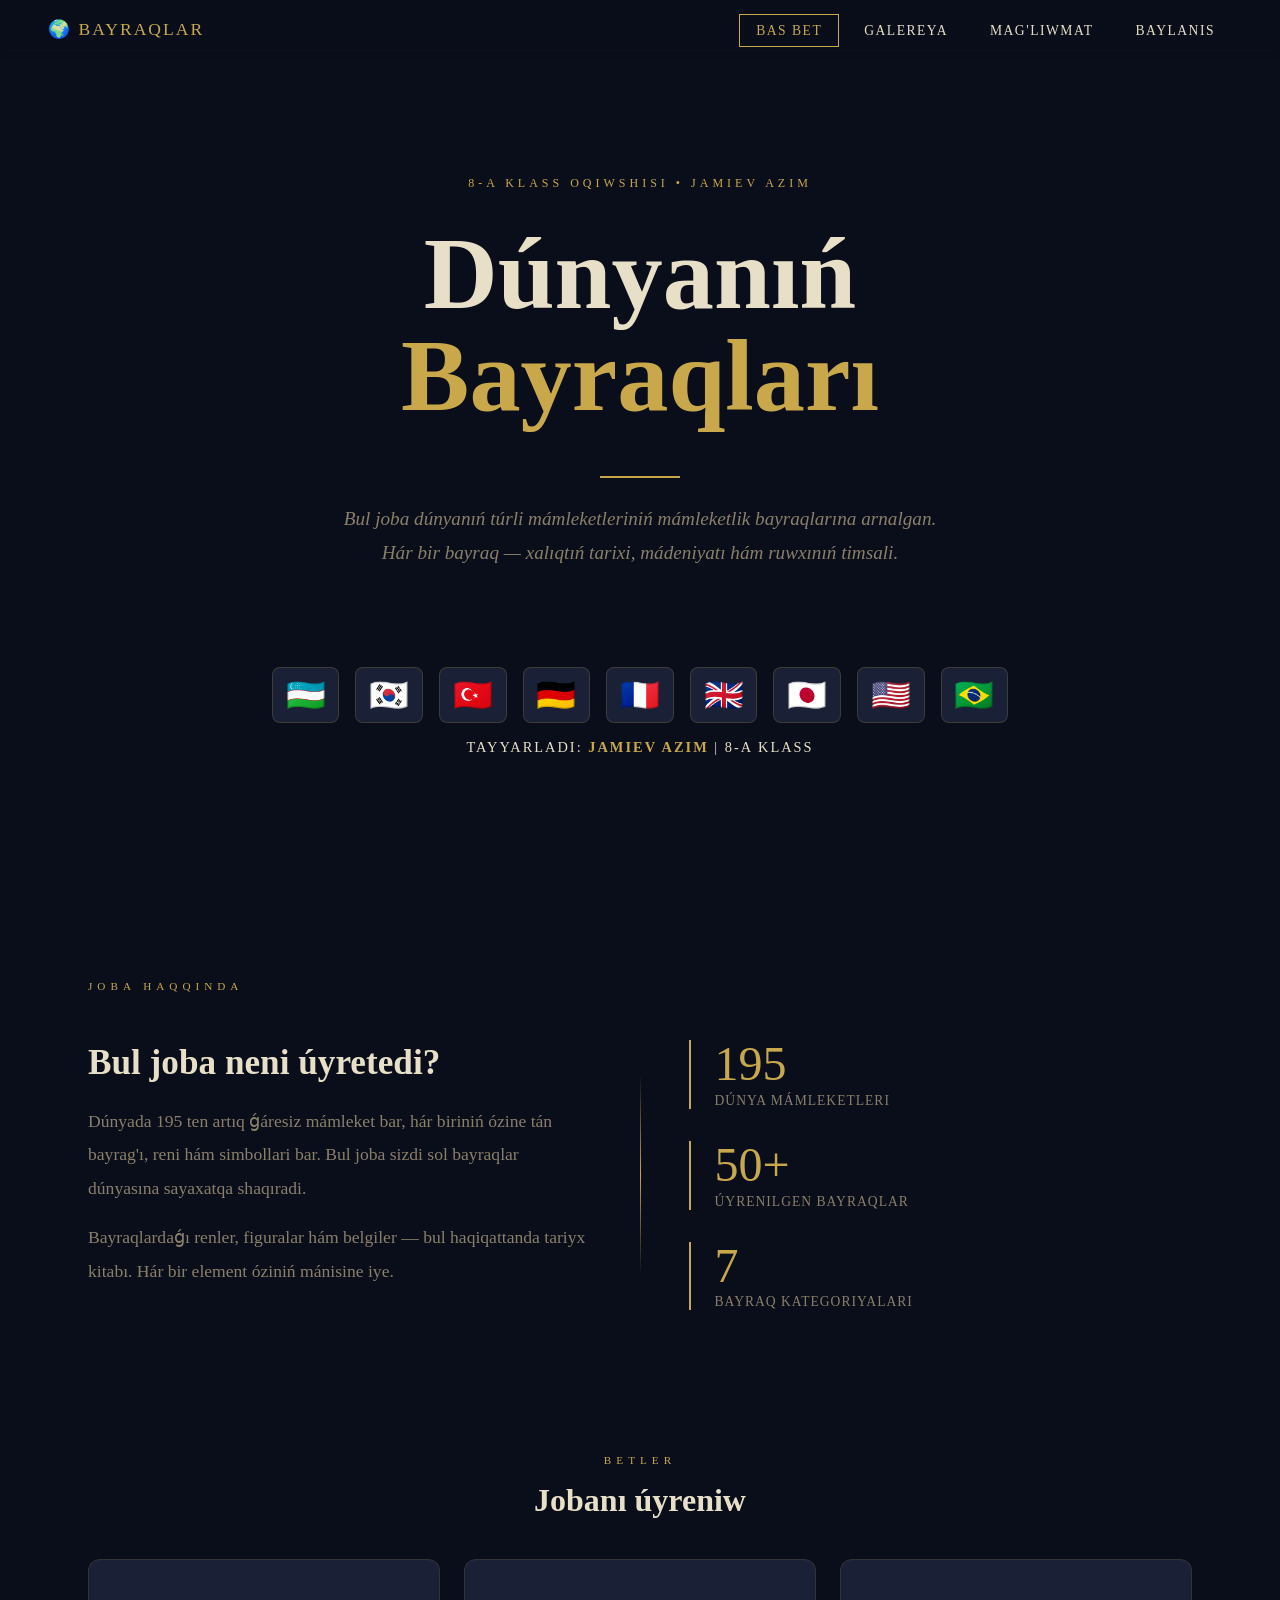
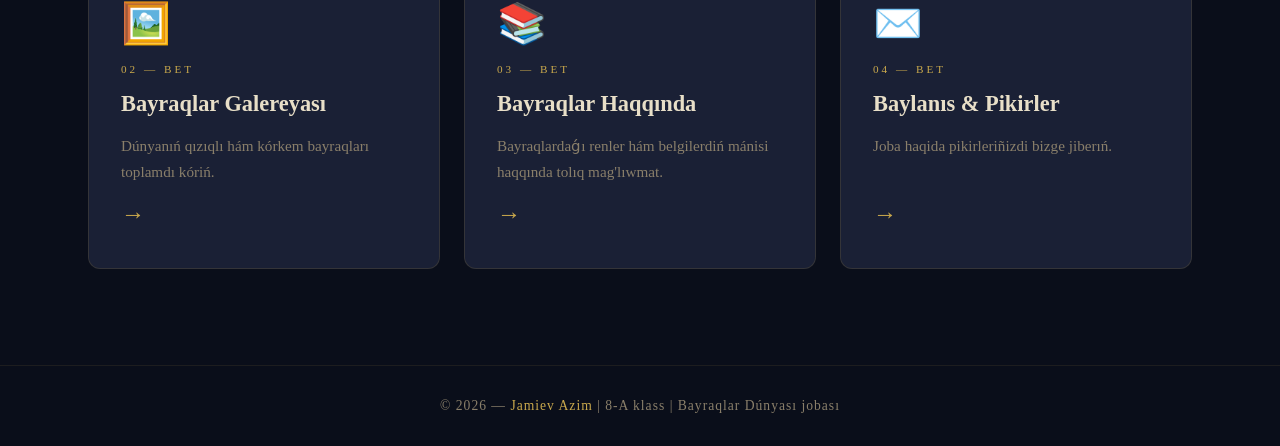
<file: index.html>
<!DOCTYPE html>
<html>
<head>
  <meta charset="UTF-8">
  <meta name="viewport" content="width=device-width, initial-scale=1.0">
  <title>Bayraqlar Dúnyası — Jamiev Azim</title>
  <link rel="stylesheet" href="index.css">
</head>
<body>

<nav>
  <div class="nav-logo">🌍 Bayraqlar</div>
  <ul>
    <li><a href="index.html" class="active">Bas bet</a></li>
    <li><a href="gallery.html">Galereya</a></li>
    <li><a href="info.html">Mag'lıwmat</a></li>
    <li><a href="contact.html">Baylanıs</a></li>
  </ul>
</nav>

<section class="hero">
  <p class="hero-tag">8-A klass oqıwshısı • Jamiev Azim</p>
  <h1>Dúnyanıń <span>Bayraqları</span></h1>
  <div class="gold-line"></div>
  <p class="hero-desc">
    Bul joba dúnyanıń túrli mámleketleriniń mámleketlik bayraqlarına arnalgan. 
    Hár bir bayraq — xalıqtıń tarixi, mádeniyatı hám ruwxınıń timsali.
  </p>

  <div class="flags-row">
    <span class="flag-chip">🇺🇿</span>
    <span class="flag-chip">🇰🇷</span>
    <span class="flag-chip">🇹🇷</span>
    <span class="flag-chip">🇩🇪</span>
    <span class="flag-chip">🇫🇷</span>
    <span class="flag-chip">🇬🇧</span>
    <span class="flag-chip">🇯🇵</span>
    <span class="flag-chip">🇺🇸</span>
    <span class="flag-chip">🇧🇷</span>
  </div>

  <p class="hero-author">Tayyarladı: <strong>Jamiev Azim</strong> | 8-A klass</p>
</section>

<section class="about">
  <p class="section-label">Joba haqqında</p>
  <div class="about-grid">
    <div class="about-text">
      <h2>Bul joba neni úyretedi?</h2>
      <p>
        Dúnyada 195 ten artıq ǵáresiz mámleket bar, hár biriniń ózine tán bayrag'ı, 
        reni hám simbollari bаr. Bul joba sizdi sol bayraqlar dúnyasına sayaxatqa shaqıradi.
      </p>
      <p>
        Bayraqlardaǵı renler, figuralar hám belgiler — bul haqiqattanda tariyx kitabı.
        Hár bir element óziniń mánisine iye.
      </p>
    </div>
    <div class="divider-vert"></div>
    <div class="stats">
      <div class="stat-item">
        <div class="stat-num">195</div>
        <div class="stat-label">Dúnya mámleketleri</div>
      </div>
      <div class="stat-item">
        <div class="stat-num">50+</div>
        <div class="stat-label">Úyrenilgen bayraqlar</div>
      </div>
      <div class="stat-item">
        <div class="stat-num">7</div>
        <div class="stat-label">Bayraq kategoriyaları</div>
      </div>
    </div>
  </div>
</section>

<section class="nav-cards">
  <p class="section-label" style="text-align:center">Betler</p>
  <h2>Jobanı úyreniw</h2>
  <div class="cards-grid">
    <a href="gallery.html" class="card">
      <div class="card-icon">🖼️</div>
      <div class="card-num">02 — Bet</div>
      <h3>Bayraqlar Galereyası</h3>
      <p>Dúnyanıń qızıqlı hám kórkem bayraqları toplamdı kóriń.</p>
      <div class="card-arrow">→</div>
    </a>
    <a href="info.html" class="card">
      <div class="card-icon">📚</div>
      <div class="card-num">03 — Bet</div>
      <h3>Bayraqlar Haqqında</h3>
      <p>Bayraqlardaǵı renler hám belgilerdiń mánisi haqqında tolıq mag'lıwmat.</p>
      <div class="card-arrow">→</div>
    </a>
    <a href="contact.html" class="card">
      <div class="card-icon">✉️</div>
      <div class="card-num">04 — Bet</div>
      <h3>Baylanıs & Pikirler</h3>
      <p>Joba haqida pikirleriñizdi bizge jiberıń.</p>
      <div class="card-arrow">→</div>
    </a>
  </div>
</section>

<footer>
  <p>© 2026 — <span>Jamiev Azim</span> | 8-A klass | Bayraqlar Dúnyası jobası</p>
</footer>

</body>
</html>
</file>
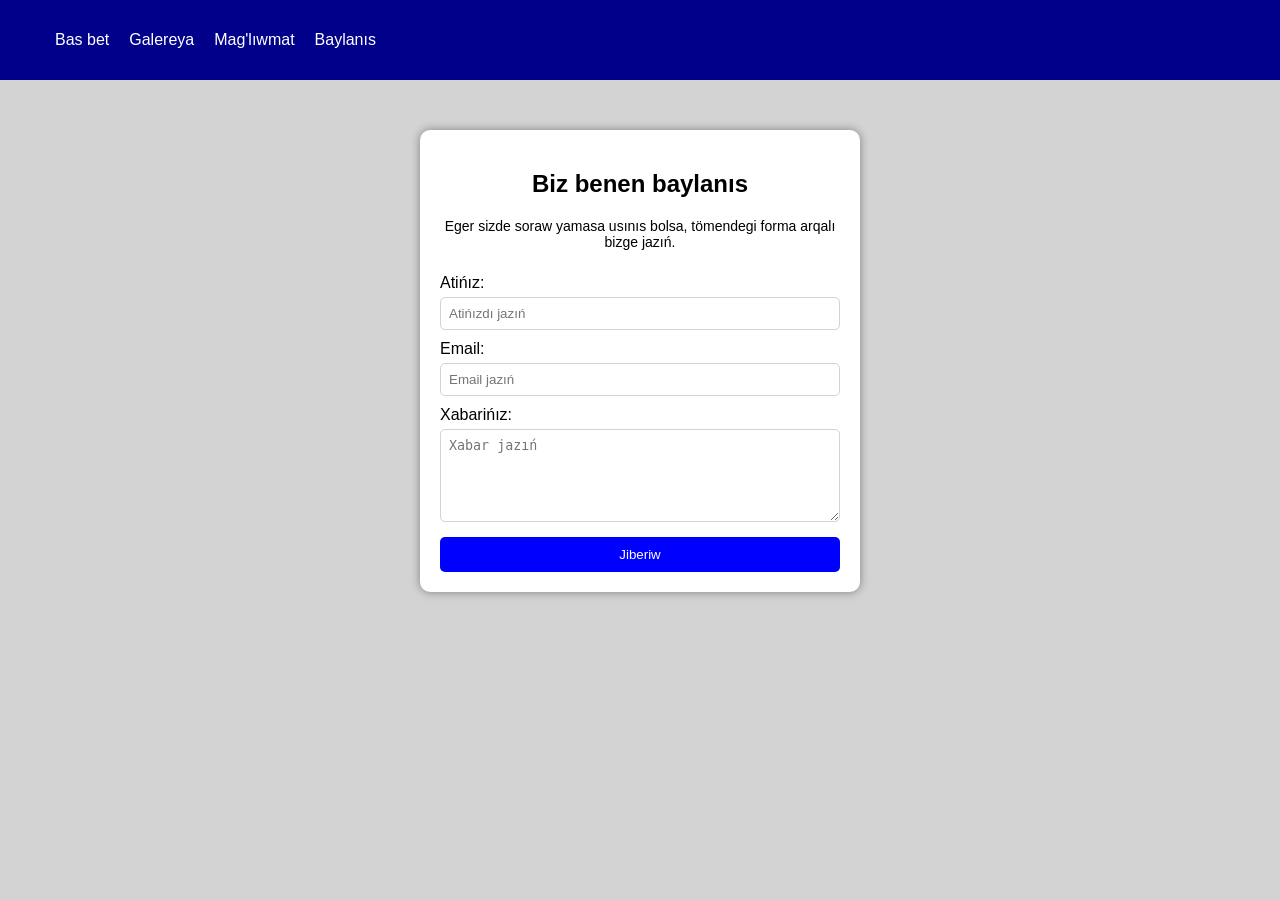
<file: contact.html>
<!DOCTYPE html>
<html>
<head>
    <meta charset="UTF-8">
    <title>Baylanıs</title>
    <link rel="stylesheet" href="style.css">
</head>
<body>
<nav>
<ul>
<li><a href="index.html">Bas bet</a></li>
<li><a href="gallery.html">Galereya</a></li>
<li><a href="info.html">Mag'lıwmat</a></li>
<li><a href="contact.html">Baylanıs</a></li>
</ul>
</nav>
<section class="contact">
    <h2>Biz benen baylanıs</h2>
    <p>Eger sizde soraw yamasa usınıs bolsa, tömendegi forma arqalı bizge jazıń.</p>

    <form>
        <label for="name">Atińız:</label>
        <input type="text" id="name" placeholder="Atińızdı jazıń">

        <label for="email">Email:</label>
        <input type="email" id="email" placeholder="Email jazıń">

        <label for="message">Xabarińız:</label>
        <textarea id="message" rows="5" placeholder="Xabar jazıń"></textarea>

        <button type="submit">Jiberiw</button>
    </form>
</section>

</body>
</html>
</file>
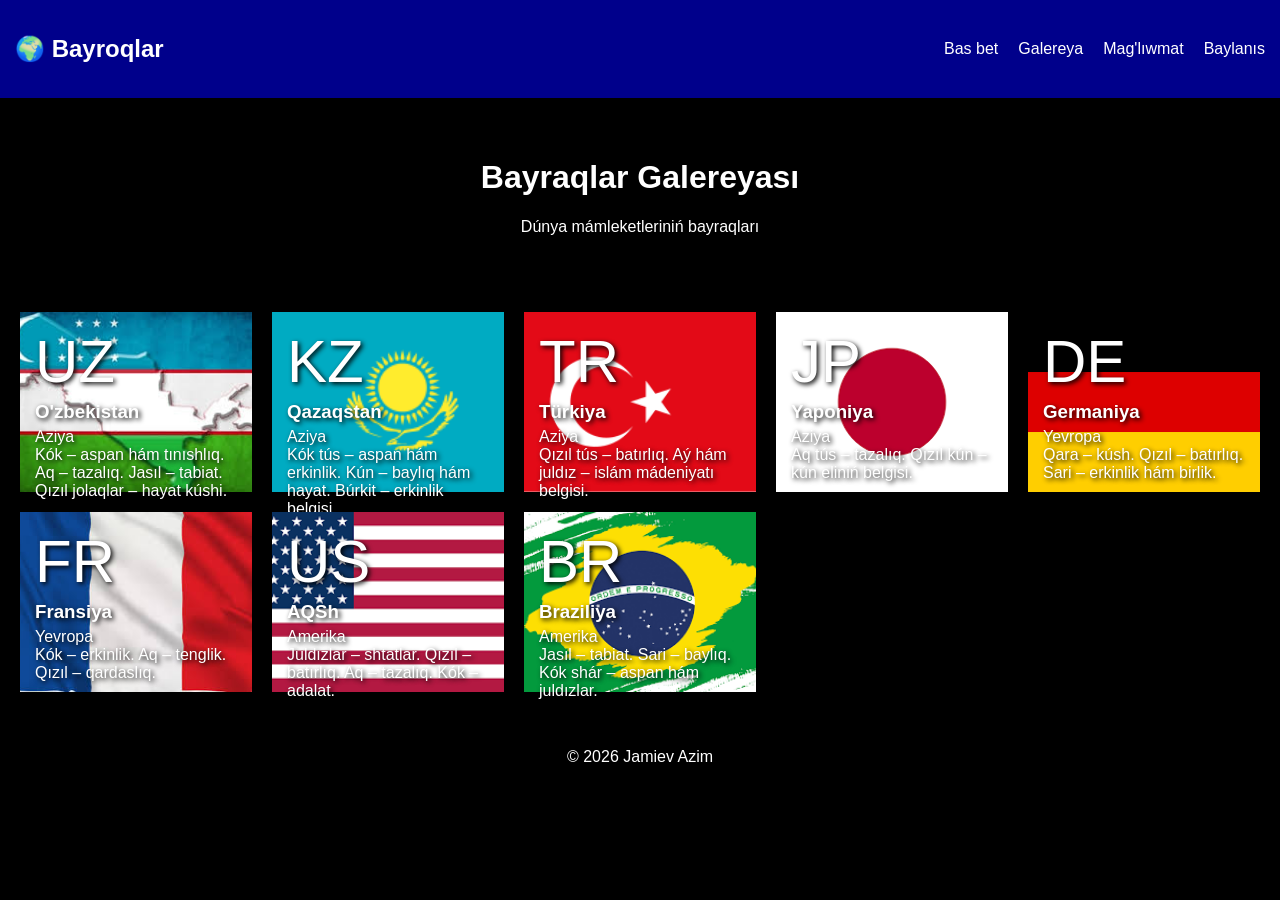
<file: gallery.html>
<!DOCTYPE html>
<html>
<head>
<meta charset="UTF-8">
<meta name="viewport" content="width=device-width, initial-scale=1.0">
<title>Bayraqlar Galereyası</title>
<link rel="stylesheet" href="gallery.css">
</head>

<body>

<nav>
<h2>🌍 Bayroqlar</h2>
<ul>
<li><a href="index.html">Bas bet</a></li>
<li><a href="gallery.html">Galereya</a></li>
<li><a href="info.html">Mag'lıwmat</a></li>
<li><a href="contact.html">Baylanıs</a></li>
</ul>
</nav>

<header>
<h1>Bayraqlar Galereyası</h1>
<p>Dúnya mámleketleriniń bayraqları</p>
</header>

<section class="gallery">

<div class="card uz">
<div class="flag">UZ</div>
<h3>O'zbekistan</h3>
<p>Aziya</p>
<p>Kók – aspan hám tınıshlıq. Aq – tazalıq. Jasıl – tabiat. Qızıl jolaqlar – hayat kúshi.</p>
</div>

<div class="card kz">
<div class="flag">KZ</div>
<h3>Qazaqstan</h3>
<p>Aziya</p>
<p>Kók tús – aspan hám erkinlik. Kún – baylıq hám hayat. Búrkit – erkinlik belgisi.</p>
</div>

<div class="card tr">
<div class="flag">TR</div>
<h3>Türkiya</h3>
<p>Aziya</p>
<p>Qızıl tús – batırlıq. Aý hám juldız – islám mádeniyatı belgisi.</p>
</div>

<div class="card jp">
<div class="flag">JP</div>
<h3>Yaponiya</h3>
<p>Aziya</p>
<p>Aq tús – tazalıq. Qızıl kún – kún eliniń belgisi.</p>
</div>

<div class="card de">
<div class="flag">DE</div>
<h3>Germaniya</h3>
<p>Yevropa</p>
<p>Qara – kúsh. Qızıl – batırlıq. Sari – erkinlik hám birlik.</p>
</div>

<div class="card fr">
<div class="flag">FR</div>
<h3>Fransiya</h3>
<p>Yevropa</p>
<p>Kók – erkinlik. Aq – tenglik. Qızıl – qardaslıq.</p>
</div>

<div class="card us">
<div class="flag">US</div>
<h3>AQSh</h3>
<p>Amerika</p>
<p>Juldızlar – shtatlar. Qızıl – batırlıq. Aq – tazalıq. Kók – adalat.</p>
</div>

<div class="card br">
<div class="flag">BR</div>
<h3>Braziliya</h3>
<p>Amerika</p>
<p>Jasıl – tabiat. Sari – baylıq. Kók shár – aspan hám juldızlar.</p>
</div>

</section>

<footer>
<p>© 2026 Jamiev Azim</p>
</footer>

</body>
</html>
</file>
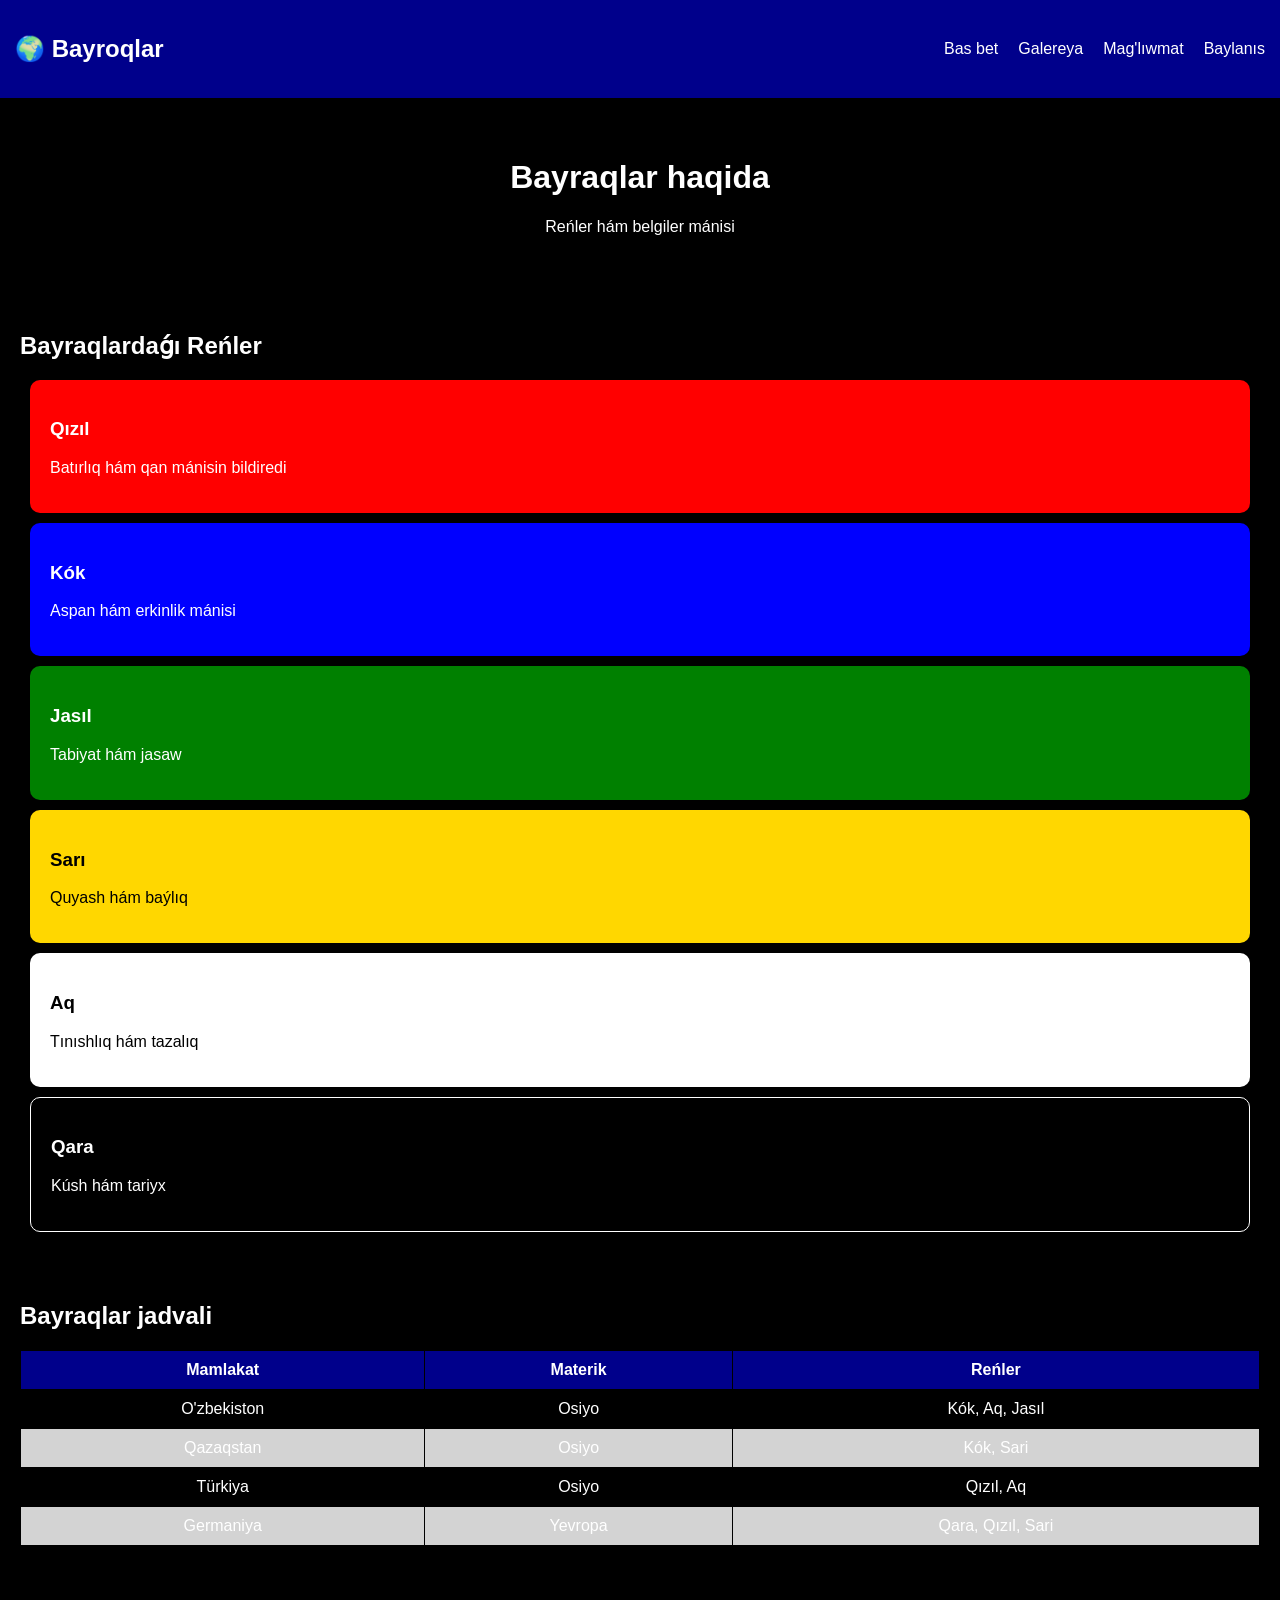
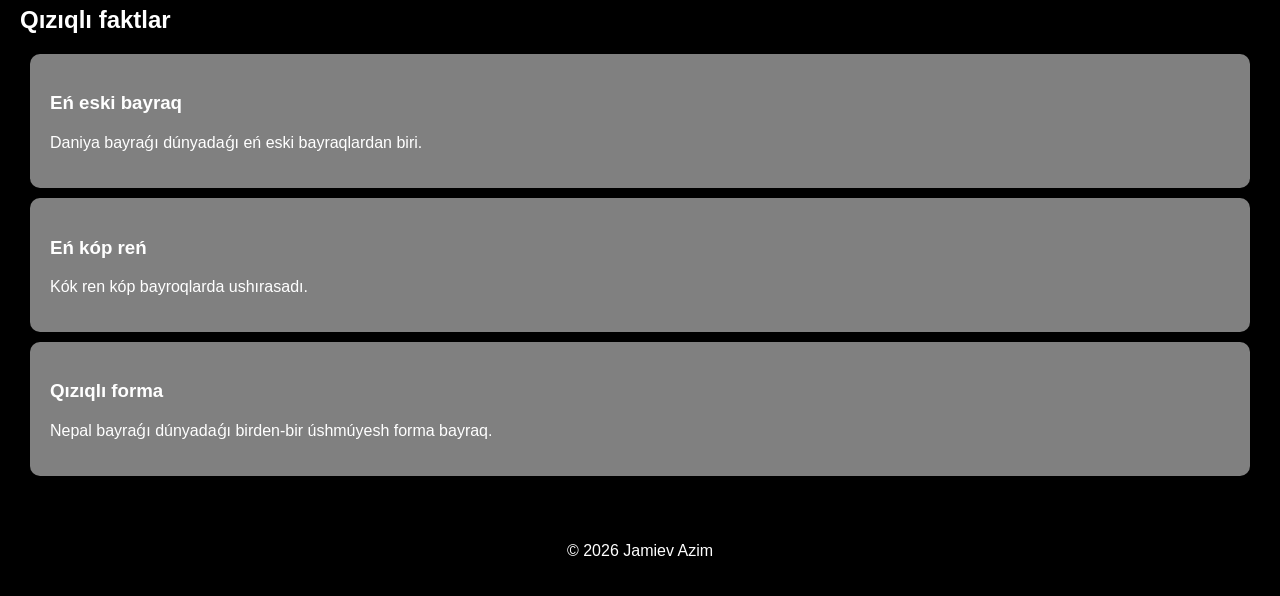
<file: info.html>
<!DOCTYPE html>
<html>
<head>
<meta charset="UTF-8">
<meta name="viewport" content="width=device-width, initial-scale=1.0">
<title>Mag'lıwmat — Bayraqlar</title>
<link rel="stylesheet" href="info.css">
</head>

<body>

<nav>
<h2>🌍 Bayroqlar</h2>
<ul>
<li><a href="index.html">Bas bet</a></li>
<li><a href="gallery.html">Galereya</a></li>
<li><a href="info.html">Mag'lıwmat</a></li>
<li><a href="contact.html">Baylanıs</a></li>
</ul>
</nav>

<header>
<h1>Bayraqlar haqida</h1>
<p>Reńler hám belgiler mánisi</p>
</header>

<section class="colors">

<h2>Bayraqlardaǵı Reńler</h2>

<div class="color-card red">
<h3>Qızıl</h3>
<p>Batırlıq hám qan mánisin bildiredi</p>
</div>

<div class="color-card blue">
<h3>Kók</h3>
<p>Aspan hám erkinlik mánisi</p>
</div>

<div class="color-card green">
<h3>Jasıl</h3>
<p>Tabiyat hám jasaw</p>
</div>

<div class="color-card yellow">
<h3>Sarı</h3>
<p>Quyash hám baýlıq</p>
</div>

<div class="color-card white">
<h3>Aq</h3>
<p>Tınıshlıq hám tazalıq</p>
</div>

<div class="color-card black">
<h3>Qara</h3>
<p>Kúsh hám tariyx</p>
</div>

</section>

<section class="table-section">

<h2>Bayraqlar jadvali</h2>

<table>
  <thead>
    <tr>
      <th>Mamlakat</th>
      <th>Materik</th>
      <th>Reńler</th>
    </tr>
  </thead>

  <tbody>
    <tr>
      <td>O'zbekiston</td>
      <td>Osiyo</td>
      <td>Kók, Aq, Jasıl</td>
    </tr>
    <tr>
      <td>Qazaqstan</td>
      <td>Osiyo</td>
      <td>Kók, Sari</td>
    </tr>
    <tr>
      <td>Türkiya</td>
      <td>Osiyo</td>
      <td>Qızıl, Aq</td>
    </tr>
    <tr>
      <td>Germaniya</td>
      <td>Yevropa</td>
      <td>Qara, Qızıl, Sari</td>
    </tr>
  </tbody>
</table>

</section>

<section class="facts">

<h2>Qızıqlı faktlar</h2>

<div class="fact">
<h3>Eń eski bayraq</h3>
<p>Daniya bayraǵı dúnyadaǵı eń eski bayraqlardan biri.</p>
</div>

<div class="fact">
<h3>Eń kóp reń</h3>
<p>Kók ren kóp bayroqlarda ushırasadı.</p>
</div>

<div class="fact">
<h3>Qızıqlı forma</h3>
<p>Nepal bayraǵı dúnyadaǵı birden-bir úshmúyesh forma bayraq.</p>
</div>

</section>

<footer>
<p>© 2026 Jamiev Azim</p>
</footer>

</body>
</html>
</file>
<file: index.css>
* {
  margin: 0;
  padding: 0;
  box-sizing: border-box;
}

body {
  background: #0a0e1a;
  color: #e8dfc8;
  font-family: 'Crimson Pro', Georgia, serif;
  min-height: 100vh;
  overflow-x: hidden;
}

nav {
  position: fixed;
  top: 0; left: 0; right: 0;
  z-index: 100;
  display: flex;
  justify-content: space-between;
  align-items: center;
  padding: 1.2rem 3rem;
  background: linear-gradient(180deg, rgba(10,14,26,0.98) 0%, rgba(10,14,26,0) 100%);
  backdrop-filter: blur(4px);
}

.nav-logo {
  font-family: 'Playfair Display', serif;
  font-size: 1.1rem;
  color: #c9a84c;
  letter-spacing: 2px;
  text-transform: uppercase;
}

nav ul {
  list-style: none;
  display: flex;
  gap: 0.5rem;
}

nav ul li a {
  text-decoration: none;
  color: #e8dfc8;
  font-size: 0.85rem;
  letter-spacing: 1.5px;
  text-transform: uppercase;
  padding: 0.5rem 1rem;
  border: 1px solid transparent;
  transition: all 0.3s ease;
}

nav ul li a:hover,
nav ul li a.active {
  color: #c9a84c;
  border-color: #c9a84c;
}

.hero {
  min-height: 100vh;
  display: flex;
  flex-direction: column;
  justify-content: center;
  align-items: center;
  text-align: center;
  padding: 6rem 2rem 4rem;
  position: relative;
  z-index: 1;
}

.hero-tag {
  font-size: 0.75rem;
  letter-spacing: 4px;
  text-transform: uppercase;
  color: #c9a84c;
  margin-bottom: 2rem;
  opacity: 0;
  animation: fadeUp 0.8s 0.2s forwards;
}

.hero h1 {
  font-family: 'Playfair Display', serif;
  font-size: clamp(3rem, 8vw, 7rem);
  font-weight: 900;
  line-height: 1;
  margin-bottom: 1.5rem;
  opacity: 0;
  animation: fadeUp 0.8s 0.4s forwards;
}

.hero h1 span {
  color: #c9a84c;
  display: block;
}

.hero-desc {
  max-width: 620px;
  font-size: 1.2rem;
  line-height: 1.8;
  color: #8a7f6a;
  font-style: italic;
  margin-bottom: 3rem;
  opacity: 0;
  animation: fadeUp 0.8s 0.6s forwards;
}

.hero-author {
  font-size: 0.9rem;
  letter-spacing: 2px;
  text-transform: uppercase;
  color: #e8dfc8;
  opacity: 0;
  animation: fadeUp 0.8s 0.8s forwards;
}

.hero-author strong {
  color: #c9a84c;
}

.flags-row {
  display: flex;
  gap: 1rem;
  margin: 3rem 0 1rem;
  flex-wrap: wrap;
  justify-content: center;
  opacity: 0;
  animation: fadeUp 0.8s 1s forwards;
}

.flag-chip {
  font-size: 2rem;
  background: #1a2035;
  border: 1px solid rgba(201,168,76,0.2);
  border-radius: 8px;
  padding: 0.5rem 0.8rem;
  transition: transform 0.3s ease, border-color 0.3s ease;
}

.flag-chip:hover {
  transform: translateY(-4px) scale(1.1);
  border-color: #c9a84c;
}

.about {
  position: relative;
  z-index: 1;
  padding: 5rem 3rem;
  max-width: 1200px;
  margin: 0 auto;
}

.section-label {
  font-size: 0.7rem;
  letter-spacing: 5px;
  text-transform: uppercase;
  color: #c9a84c;
  margin-bottom: 1rem;
}

.about-grid {
  display: grid;
  grid-template-columns: 1fr 1px 1fr;
  gap: 3rem;
  align-items: start;
  margin-top: 3rem;
}

.divider-vert {
  background: linear-gradient(180deg, transparent, #c9a84c, transparent);
  height: 200px;
  align-self: center;
}

.about-text h2 {
  font-family: 'Playfair Display', serif;
  font-size: 2.2rem;
  margin-bottom: 1.2rem;
  line-height: 1.3;
}

.about-text p {
  font-size: 1.1rem;
  line-height: 1.9;
  color: #8a7f6a;
  margin-bottom: 1rem;
}

.stats {
  display: flex;
  flex-direction: column;
  gap: 2rem;
}

.stat-item {
  border-left: 2px solid #c9a84c;
  padding-left: 1.5rem;
}

.stat-num {
  font-family: 'Playfair Display', serif;
  font-size: 3rem;
  color: #c9a84c;
  line-height: 1;
}

.stat-label {
  font-size: 0.85rem;
  letter-spacing: 1px;
  text-transform: uppercase;
  color: #8a7f6a;
  margin-top: 0.3rem;
}

.nav-cards {
  position: relative;
  z-index: 1;
  padding: 4rem 3rem 6rem;
  max-width: 1200px;
  margin: 0 auto;
}

.nav-cards h2 {
  font-family: 'Playfair Display', serif;
  font-size: 2rem;
  margin-bottom: 2.5rem;
  text-align: center;
}

.cards-grid {
  display: grid;
  grid-template-columns: repeat(3, 1fr);
  gap: 1.5rem;
}

.card {
  background: #1a2035;
  border: 1px solid rgba(201,168,76,0.15);
  border-radius: 12px;
  padding: 2.5rem 2rem;
  text-decoration: none;
  color: #e8dfc8;
  display: flex;
  flex-direction: column;
  gap: 1rem;
  transition: all 0.3s ease;
  position: relative;
  overflow: hidden;
}

.card::before {
  content: '';
  position: absolute;
  bottom: 0; left: 0; right: 0;
  height: 3px;
  background: #c9a84c;
  transform: scaleX(0);
  transition: transform 0.3s ease;
}

.card:hover {
  transform: translateY(-6px);
  border-color: rgba(201,168,76,0.4);
  box-shadow: 0 20px 40px rgba(0,0,0,0.4);
}

.card:hover::before {
  transform: scaleX(1);
}

.card-icon {
  font-size: 2.5rem;
}

.card-num {
  font-size: 0.7rem;
  letter-spacing: 3px;
  color: #c9a84c;
  text-transform: uppercase;
}

.card h3 {
  font-family: 'Playfair Display', serif;
  font-size: 1.4rem;
}

.card p {
  font-size: 0.95rem;
  color: #8a7f6a;
  line-height: 1.7;
}

.card-arrow {
  margin-top: auto;
  font-size: 1.5rem;
  color: #c9a84c;
  transition: transform 0.3s;
}

.card:hover .card-arrow {
  transform: translateX(6px);
}

footer {
  position: relative;
  z-index: 1;
  text-align: center;
  padding: 2rem;
  border-top: 1px solid rgba(201,168,76,0.1);
  color: #8a7f6a;
  font-size: 0.85rem;
  letter-spacing: 1px;
}

footer span {
  color: #c9a84c;
}

@keyframes fadeUp {
  from { opacity: 0; transform: translateY(30px); }
  to { opacity: 1; transform: translateY(0); }
}

.gold-line {
  width: 80px;
  height: 2px;
  background: #c9a84c;
  margin: 1.5rem auto;
}

@media (max-width: 768px) {
  nav { padding: 1rem 1.5rem; }
  nav ul { gap: 0; }
  nav ul li a { padding: 0.4rem 0.6rem; font-size: 0.75rem; }
  .about-grid { grid-template-columns: 1fr; }
  .divider-vert { display: none; }
  .cards-grid { grid-template-columns: 1fr; }
  .hero h1 { font-size: 3rem; }
  .about, .nav-cards { padding: 3rem 1.5rem; }
}
</file>
<file: style.css>
body{
    font-family: Arial, sans-serif;
    background: lightgray;
    margin:0;
    padding:0;
}

.contact{
    width:400px;
    margin:50px auto;
    background: white;
    padding:20px;
    border-radius:10px;
    box-shadow:0 0 10px gray;
}

.contact h2{
    text-align:center;
}

.contact p{
    text-align:center;
    font-size:14px;
}

form{
    display:flex;
    flex-direction:column;
}

label{
    margin-top:10px;
}

input, textarea{
    padding:8px;
    margin-top:5px;
    border:1px solid lightgray;
    border-radius:5px;
}

button{
    margin-top:15px;
    padding:10px;
    background: blue;
    color: white;
    border:none;
    border-radius:5px;
    cursor:pointer;
}

button:hover{
    background: darkblue;
}

nav{
display:flex;
justify-content:space-between;
align-items:center;
background: darkblue;
padding:15px;
}
nav ul{
display:flex;
gap:20px;
list-style:none;
}
nav a{
color:white;
text-decoration:none;
}
</file>
<file: gallery.css>
body{
font-family: Arial;
background: black;
color: white;
margin:0;
}

nav{
display:flex;
justify-content:space-between;
align-items:center;
background: darkblue;
padding:15px;
}

nav ul{
display:flex;
list-style:none;
gap:20px;
}

nav a{
color:white;
text-decoration:none;
}

header{
text-align:center;
padding:40px;
}

.gallery{
display:grid;
grid-template-columns:repeat(auto-fit,minmax(200px,1fr));
gap:20px;
padding:20px;
}

.card{
background-size:cover;
background-position:center;
background-repeat:no-repeat;
padding:15px;
height:150px;
color:white;
text-shadow:2px 2px 5px black;
}

.flag{
font-size:60px;
color:white;
}

.card h3{
color:white;
margin:5px 0;
}

.card p{
color:white;
margin:0;
}

footer{
text-align:center;
padding:20px;
background:black;
}

.uz{
background-image:url(uzb.jpg);
}

.kz{
background-image:url(kz.jpg);
}

.tr{
background-image:url(tr.jpg);
}

.jp{
background-image:url(jp.jpg);
}

.de{
background-image:url(de.jpg);
}

.fr{
background-image:url(FR.jpg);
}

.us{
background-image:url(aqsh.jpg);
}

.br{
background-image:url(brazil.jpg);
}
</file>
<file: info.css>
body{
font-family: Arial;
background: black;
color: white;
margin:0;
}

nav{
display:flex;
justify-content:space-between;
align-items:center;
background: darkblue;
padding:15px;
}

nav ul{
display:flex;
gap:20px;
list-style:none;
}

nav a{
color:white;
text-decoration:none;
}

header{
text-align:center;
padding:40px;
}

.colors{
padding:20px;
}

.color-card{
padding:20px;
margin:10px;
border-radius:10px;
}

.red{
background:red;
}

.blue{
background:blue;
}

.green{
background:green;
}

.yellow{
background:gold;
color:black;
}

.white{
background:white;
color:black;
}

.black{
background:black;
border:1px solid white;
}

.facts{
padding:20px;
}

.fact{
background:gray;
padding:20px;
margin:10px;
border-radius:10px;
}

footer{
text-align:center;
padding:20px;
background:black;
}
.table-section{
    padding:20px;
}

table{
    width:100%;
    border-collapse:collapse;
    margin-top:15px;
}

th, td{
    border:1px solid black;
    padding:10px;
    text-align:center;
}

th{
    background:darkblue;
    color:white;
}

tr:nth-child(even){
    background:lightgray;
}
</file>
